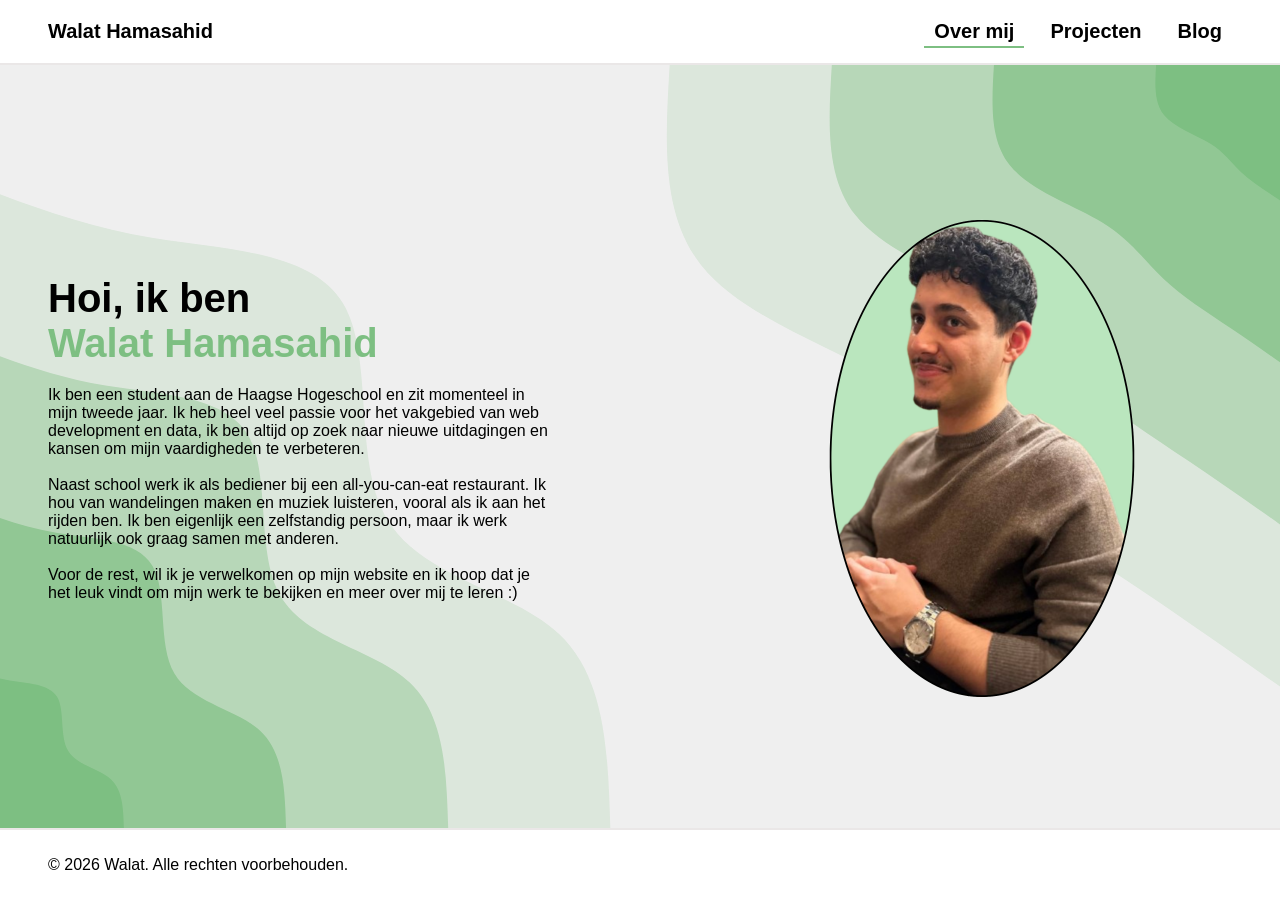
<file: html/index.html>
<!DOCTYPE html>
<html lang="nl">
    <head>
        <meta charset="UTF-8">
        <meta name="viewport" content="width=device-width, initial-scale=1.0">
        <title>Mijn Portfolio</title>

        <link rel="stylesheet" href="../css/style.css">
    </head>

    <body>

        <header>
            <nav class="nav-bar">
                <h1 class="header-nav">Walat Hamasahid</h1>
                <ul class="nav-links">
                    <li><a class="nav-active" href="../html/index.html">Over mij</a></li>
                    <li><a href="../html/projects.html">Projecten</a></li>
                    <li><a href="../html/blog.html">Blog</a></li>
                </ul>
            </nav>
        </header>

        <main class="hero">
            <section class="hero-text">
                <h1>Hoi, ik ben <br><span class="naam">Walat Hamasahid</span></h1>
                <p> Ik ben een student aan de Haagse Hogeschool en zit momenteel in mijn tweede jaar. 
                    Ik heb heel veel passie voor het vakgebied van web development en data, ik ben altijd 
                    op zoek naar nieuwe uitdagingen en kansen om mijn vaardigheden te verbeteren. 
                    <br><br>Naast school werk ik als bediener bij een all-you-can-eat restaurant. Ik hou van wandelingen 
                    maken en muziek luisteren, vooral als ik aan het rijden ben. Ik ben eigenlijk een zelfstandig 
                    persoon, maar ik werk natuurlijk ook graag samen met anderen. 
                    <br><br>Voor de rest, wil ik je verwelkomen op mijn website en ik hoop dat je het leuk vindt om mijn
                    werk te bekijken en meer over mij te leren :)
                </p>
            </section>
            <img class="foto-walat" src="../img/foto-website(2)-modified.png" alt="Foto van Walat Hamasahid">
        </main>

        <footer>
            <p>© 2026 Walat. Alle rechten voorbehouden.</p>
        </footer>

    </body>
    
</html>
</file>
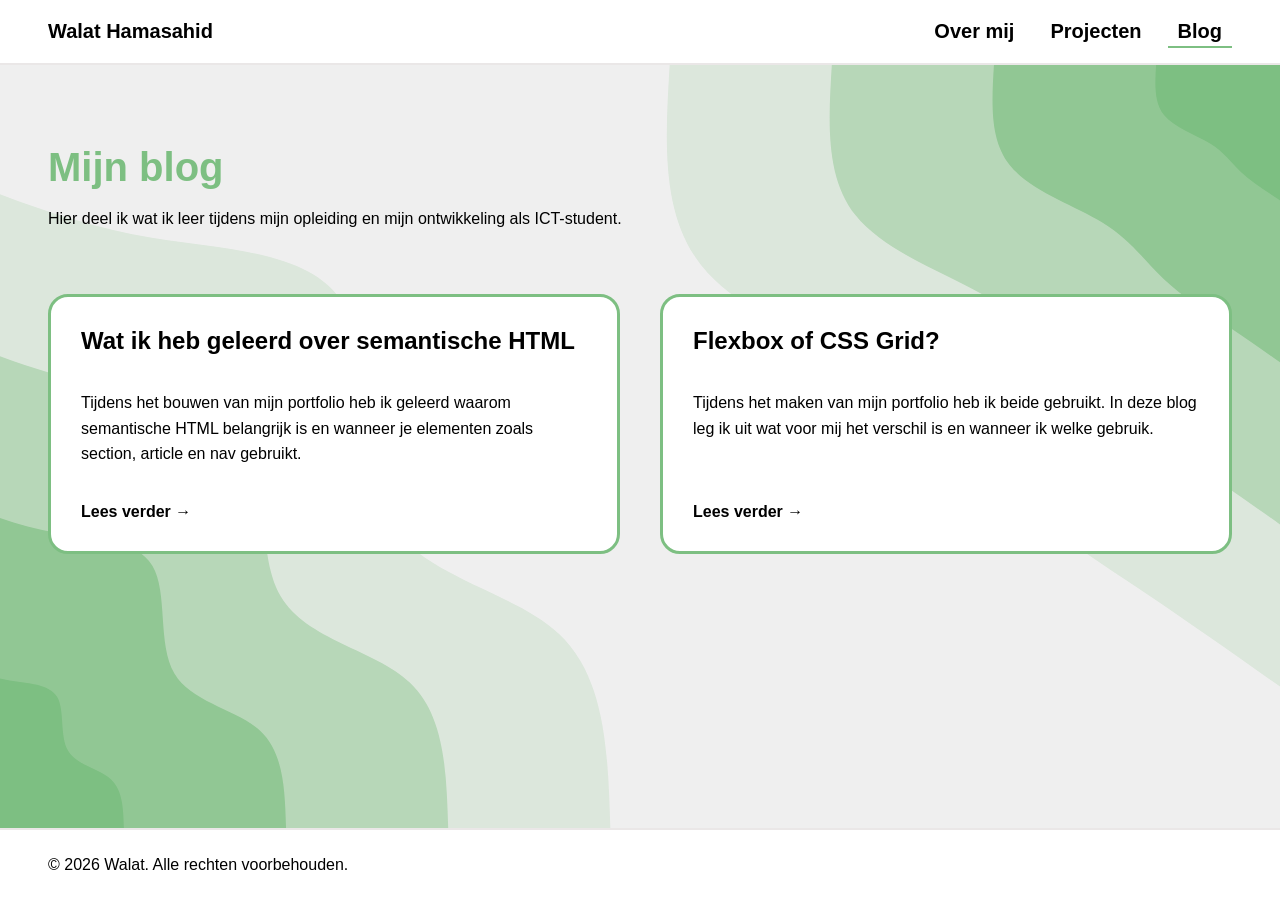
<file: html/blog.html>
<!DOCTYPE html>
<html lang="nl">
    <head>
        <meta charset="UTF-8">
        <meta name="viewport" content="width=device-width, initial-scale=1.0">
        <title>Mijn Portfolio</title>

        <link rel="stylesheet" href="../css/style.css">
    </head>

    <body>
        <header>
            <nav class="nav-bar">
                <h1 class="header-nav">Walat Hamasahid</h1>
                <ul class="nav-links">
                    <li><a href="../html/index.html">Over mij</a></li>
                    <li><a href="../html/projects.html">Projecten</a></li>
                    <li><a class="nav-active"href="../html/blog.html">Blog</a></li>
                </ul>
            </nav>
        </header>

        <main class="blog-pagina">

            <section class="blog-intro">
                <h1>Mijn blog</h1>
                <p>Hier deel ik wat ik leer tijdens mijn opleiding en mijn ontwikkeling als ICT-student.</p>
            </section>

            <section class="blog-grid">
                <article class="blog-card">
                    <h2>Wat ik heb geleerd over semantische HTML</h2>
                    <p> Tijdens het bouwen van mijn portfolio heb ik geleerd
                        waarom semantische HTML belangrijk is en wanneer je
                        elementen zoals section, article en nav gebruikt.</p>
                    <a href="blogs/semantische-html.html">Lees verder → </a>
                </article>

                <article class="blog-card">
                    <h2>Flexbox of CSS Grid?</h2>
                    <p>Tijdens het maken van mijn portfolio heb ik beide
                        gebruikt. In deze blog leg ik uit wat voor mij het
                        verschil is en wanneer ik welke gebruik.</p>
                    <a href="blogs/flexbox-grid.html">Lees verder → </a>
                </article>
            
            </section>

        </main>

        <footer>
            <p>© 2026 Walat. Alle rechten voorbehouden.</p>
        </footer>

    </body>

</html>
</file>
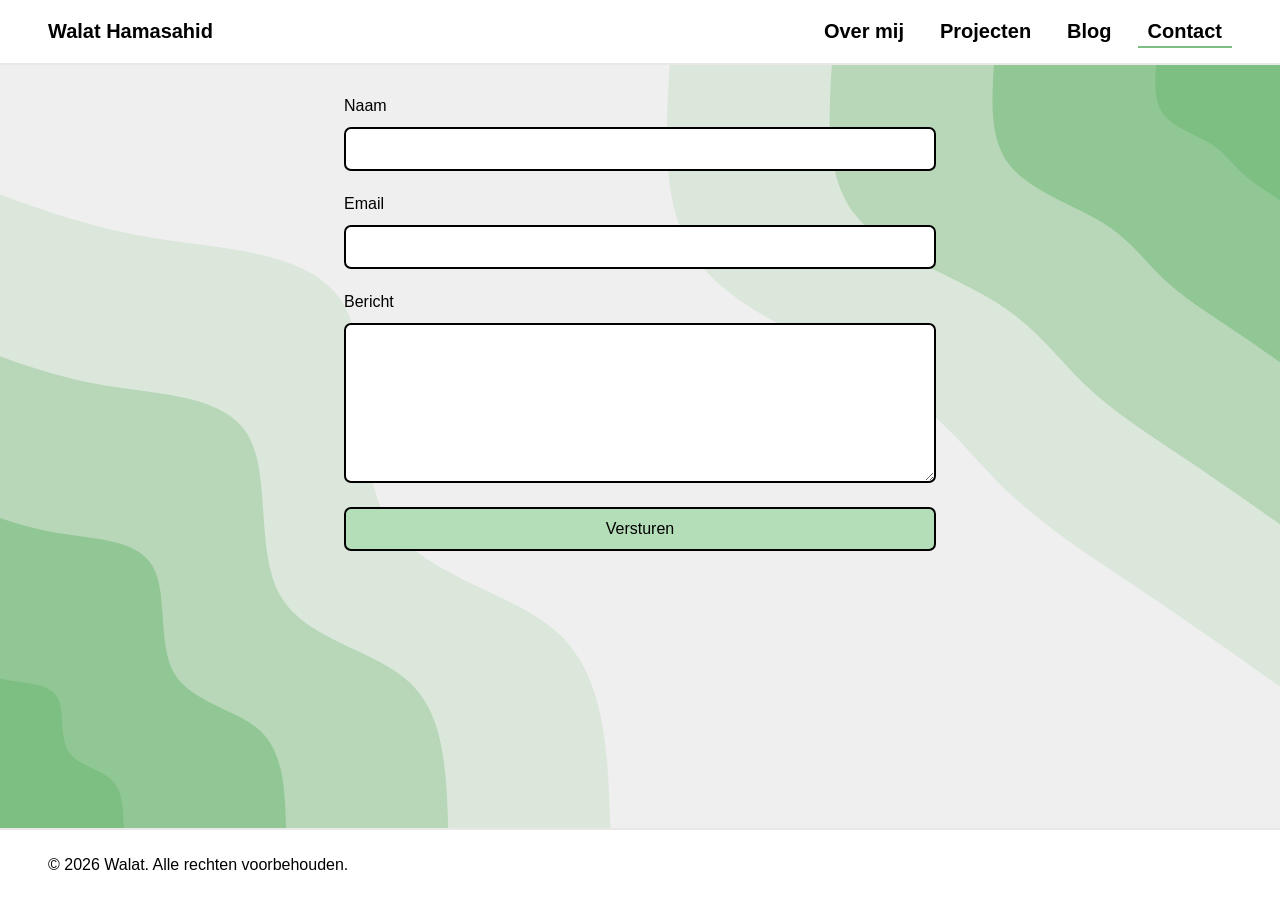
<file: html/contact.html>
<!DOCTYPE html>
<html lang="nl">
    <head>
        <meta charset="UTF-8">
        <meta name="viewport" content="width=device-width, initial-scale=1.0">
        <title>Mijn Portfolio</title>

        <link rel="stylesheet" href="../css/style.css">
    </head>

    <body>
        <header>
            <nav class="nav-bar">
                <h1 class="header-nav">Walat Hamasahid</h1>
                <ul class="nav-links">
                    <li><a href="../index.html">Over mij</a></li>
                    <li><a href="../html/projects.html">Projecten</a></li>
                    <li><a href="../html/blog.html">Blog</a></li>
                    <li><a class="nav-active" href="../html/contact.html">Contact</a></li>
                </ul>
            </nav>
        </header>

        <main>
            <form id="contact-form" novalidate>
                <label for="naam">Naam</label>
                <input id="naam" required minlength="2" aria-describedby="naam-error" aria-invalid="false">
                <span id="naam-error" role="alert"></span>

                <label for="email">Email</label>
                <input id="email" type="email" required aria-describedby="email-error" aria-invalid="false">
                <span id="email-error" role="alert"></span>
                
                <label for="bericht">Bericht</label>
                <textarea id="bericht" required minlength="10" aria-describedby="bericht-error" aria-invalid="false"></textarea>
                <span id="bericht-error" role="alert"></span>

                <button type="submit">Versturen</button>
                <div id="form-status" aria-live="polite"></div>
            </form>
        </main>

        <footer>
            <p>© 2026 Walat. Alle rechten voorbehouden.</p>
        </footer>

        <script src="../js/contact.js"></script>

    </body>

</html>
</file>
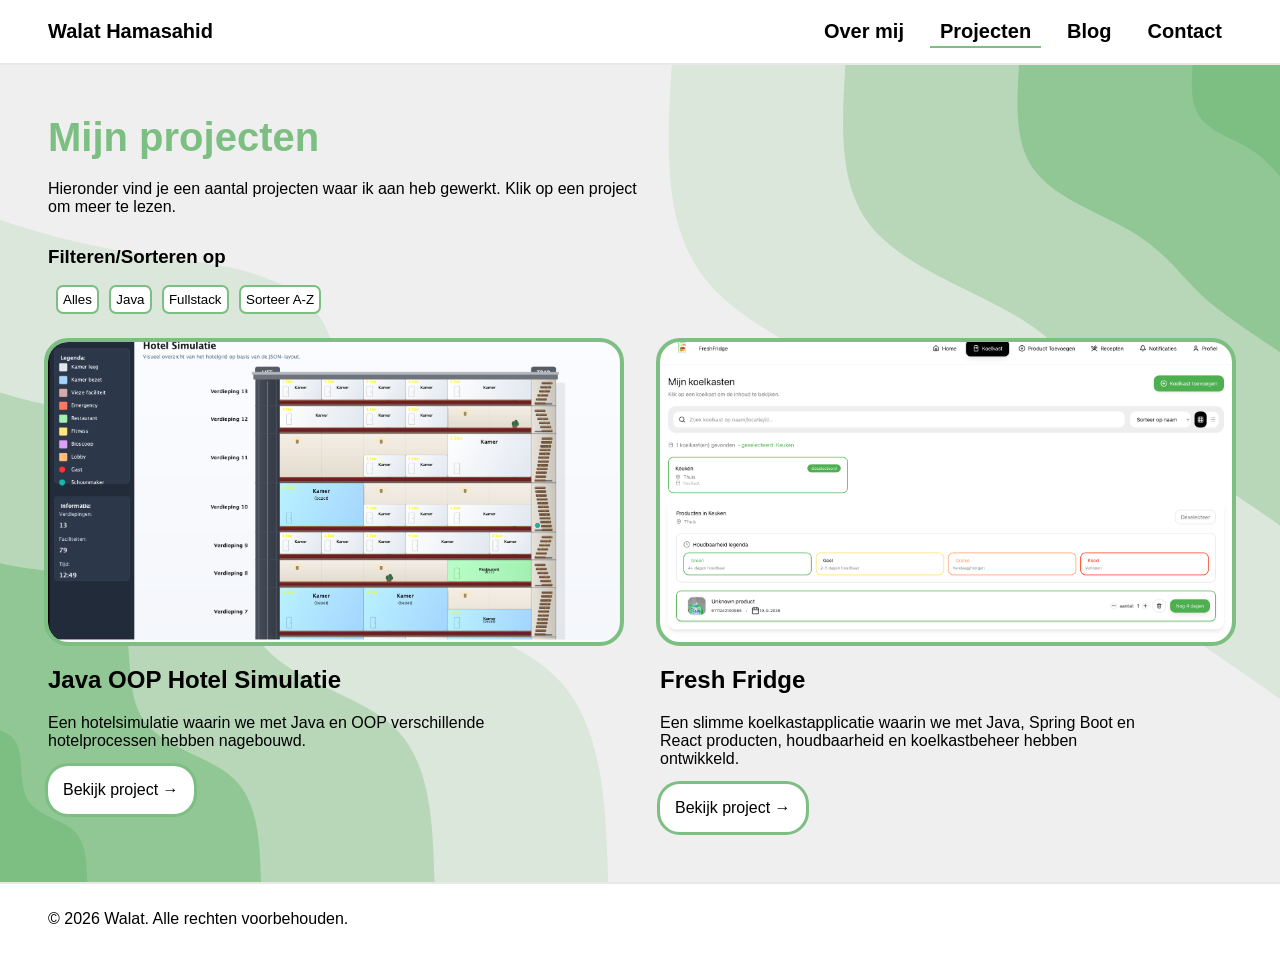
<file: html/projects.html>
<!DOCTYPE html>
<html lang="nl">
    <head>
        <meta charset="UTF-8">
        <meta name="viewport" content="width=device-width, initial-scale=1.0">
        <title>Mijn Portfolio</title>

        <link rel="stylesheet" href="../css/style.css">
    </head>

    <body>
        <header>
            <nav class="nav-bar">
                <h1 class="header-nav">Walat Hamasahid</h1>
                <ul class="nav-links">
                    <li><a href="../index.html">Over mij</a></li>
                    <li><a class="nav-active" href="../html/projects.html">Projecten</a></li>
                    <li><a href="../html/blog.html">Blog</a></li>
                    <li><a href="../html/contact.html">Contact</a></li>
                </ul>
            </nav>
        </header>

        <main class="projecten-pagina">

            <section class="projecten-intro">
                <h1>Mijn projecten</h1>
                <p>Hieronder vind je een aantal projecten waar ik aan heb gewerkt.
                    Klik op een project om meer te lezen.
                </p>
            </section>

            <section class="project-controls">
                <h3>Filteren/Sorteren op</h3>
                <button id="alles-knop">Alles</button>
                <button id="java-knop">Java</button>
                <button id="fullstack-knop">Fullstack</button>
                <button id="sorteer-knop">Sorteer A-Z</button>
            </section>

            <section class="project-grid">
            </section>

        </main>

        <footer>
            <p>© 2026 Walat. Alle rechten voorbehouden.</p>
        </footer>

    <script src="../js/projecten.js"></script>
    
    </body>
    
</html>
</file>
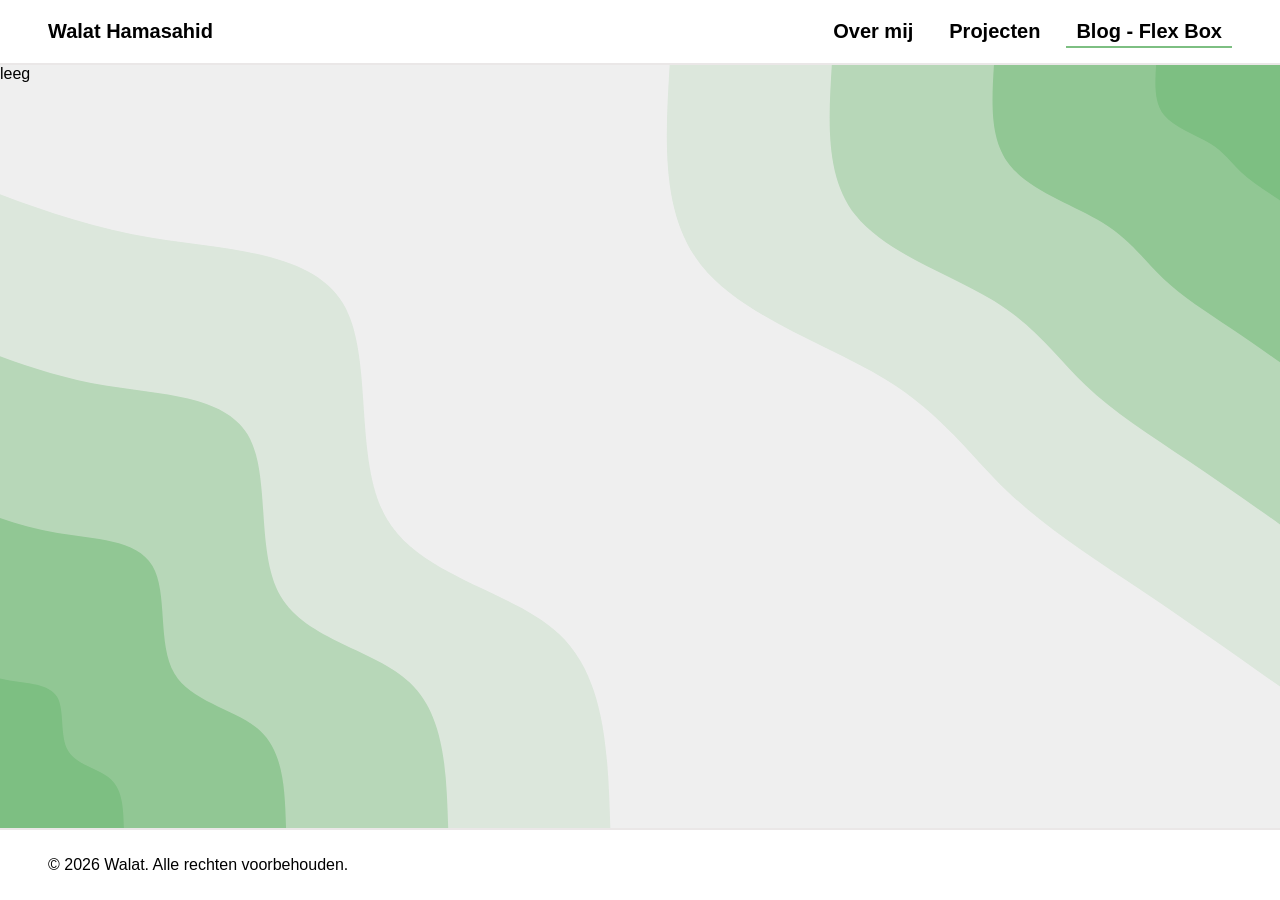
<file: html/blogs/flexbox-grid.html>
<!DOCTYPE html>
<html lang="nl">
    <head>
        <meta charset="UTF-8">
        <meta name="viewport" content="width=device-width, initial-scale=1.0">
        <title>Mijn Portfolio</title>

        <link rel="stylesheet" href="../../css/style.css">
    </head>

    <body>
        <header>
            <nav class="nav-bar">
                <h1 class="header-nav">Walat Hamasahid</h1>
                <ul class="nav-links">
                    <li><a href="../../html/index.html">Over mij</a></li>
                    <li><a href="../../html/projects.html">Projecten</a></li>
                    <li><a class="nav-active"href="../../html/blog.html">Blog - Flex Box</a></li>
                </ul>
            </nav>
        </header>

        <main>
            leeg
        </main>

        <footer>
            <p>© 2026 Walat. Alle rechten voorbehouden.</p>
        </footer>

    </body>
    
</html>
</file>
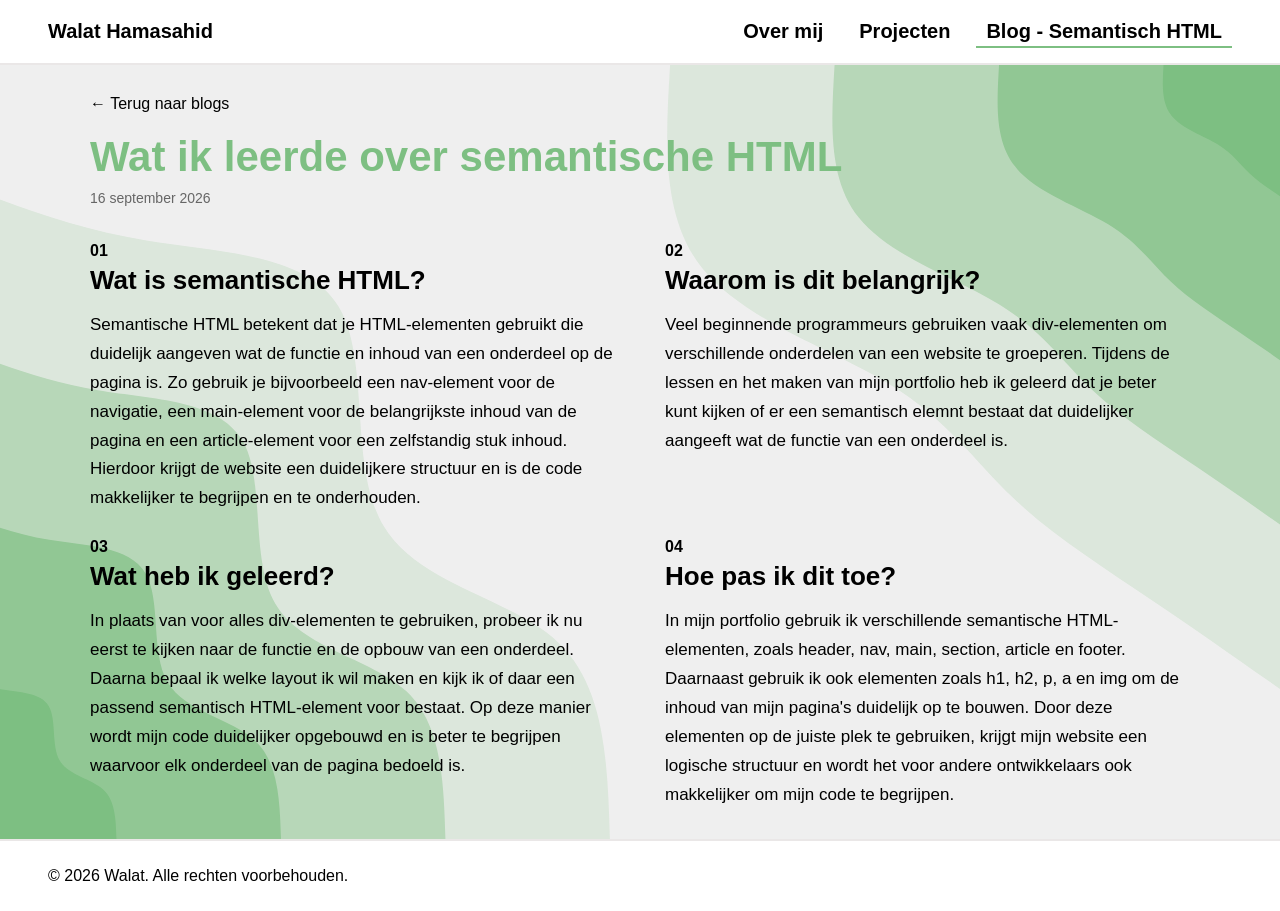
<file: html/blogs/semantische-html.html>
<!DOCTYPE html>
<html lang="nl">
    <head>
        <meta charset="UTF-8">
        <meta name="viewport" content="width=device-width, initial-scale=1.0">
        <title>Mijn Portfolio</title>

        <link rel="stylesheet" href="../../css/style.css">
    </head>

    <body>
        <header>
            <nav class="nav-bar">
                <h1 class="header-nav">Walat Hamasahid</h1>
                <ul class="nav-links">
                    <li><a href="../../html/index.html">Over mij</a></li>
                    <li><a href="../../html/projects.html">Projecten</a></li>
                    <li><a class="nav-active" href="../../html/blog.html">Blog - Semantisch HTML</a></li>
                </ul>
            </nav>
        </header>

        <main class="blog-semantisch-detail">

            <a href="../../html/blog.html" class="blog-semantisch-terug"> ← Terug naar blogs</a>

             <article class="blog-semantisch-post">
                <header class="blog-semantisch-header">
                    <h1>Wat ik leerde over semantische HTML</h1>                        
                    <time datetime="2026-09-16">16 september 2026</time>
                </header>

                <section>
                    <h2>Wat is semantische HTML?</h2>
                    <p>Semantische HTML betekent dat je HTML-elementen gebruikt die duidelijk aangeven wat de functie en inhoud 
                        van een onderdeel op de pagina is. Zo gebruik je bijvoorbeeld een nav-element voor de navigatie, 
                        een main-element voor de belangrijkste inhoud van de pagina en een article-element voor een zelfstandig stuk inhoud. 
                        Hierdoor krijgt de website een duidelijkere structuur en is de code makkelijker te begrijpen en te onderhouden.</p>
                </section>

                <section>
                     <h2>Waarom is dit belangrijk?</h2>

                     <p>Veel beginnende programmeurs gebruiken vaak div-elementen om verschillende onderdelen van een website te groeperen.
                        Tijdens de lessen en het maken van mijn portfolio heb ik geleerd dat je beter kunt kijken of er een semantisch elemnt 
                        bestaat dat duidelijker aangeeft wat de functie van een onderdeel is.</p>
                </section>

                <section>
                    <h2> Wat heb ik geleerd?</h2>
                    <p>In plaats van voor alles div-elementen te gebruiken, probeer ik nu eerst te kijken naar de functie 
                        en de opbouw van een onderdeel. Daarna bepaal ik welke layout ik wil maken en kijk ik of daar een 
                        passend semantisch HTML-element voor bestaat. Op deze manier wordt mijn code duidelijker opgebouwd 
                        en is beter te begrijpen waarvoor elk onderdeel van de pagina bedoeld is.</p>
                </section>

                <section>
                    <h2>Hoe pas ik dit toe?</h2>
                    <p>In mijn portfolio gebruik ik verschillende semantische HTML-elementen, zoals header, nav, main, section, article en footer.
                        Daarnaast gebruik ik ook elementen zoals h1, h2, p, a en img om de inhoud van mijn pagina's duidelijk op te bouwen. 
                        Door deze elementen op de juiste plek te gebruiken, krijgt mijn website een logische structuur en wordt het voor andere ontwikkelaars 
                        ook makkelijker om mijn code te begrijpen.</p>
                </section>

            </article>
            
        </main>

        <footer>
            <p>© 2026 Walat. Alle rechten voorbehouden.</p>
        </footer>

    </body>
    
</html>
</file>
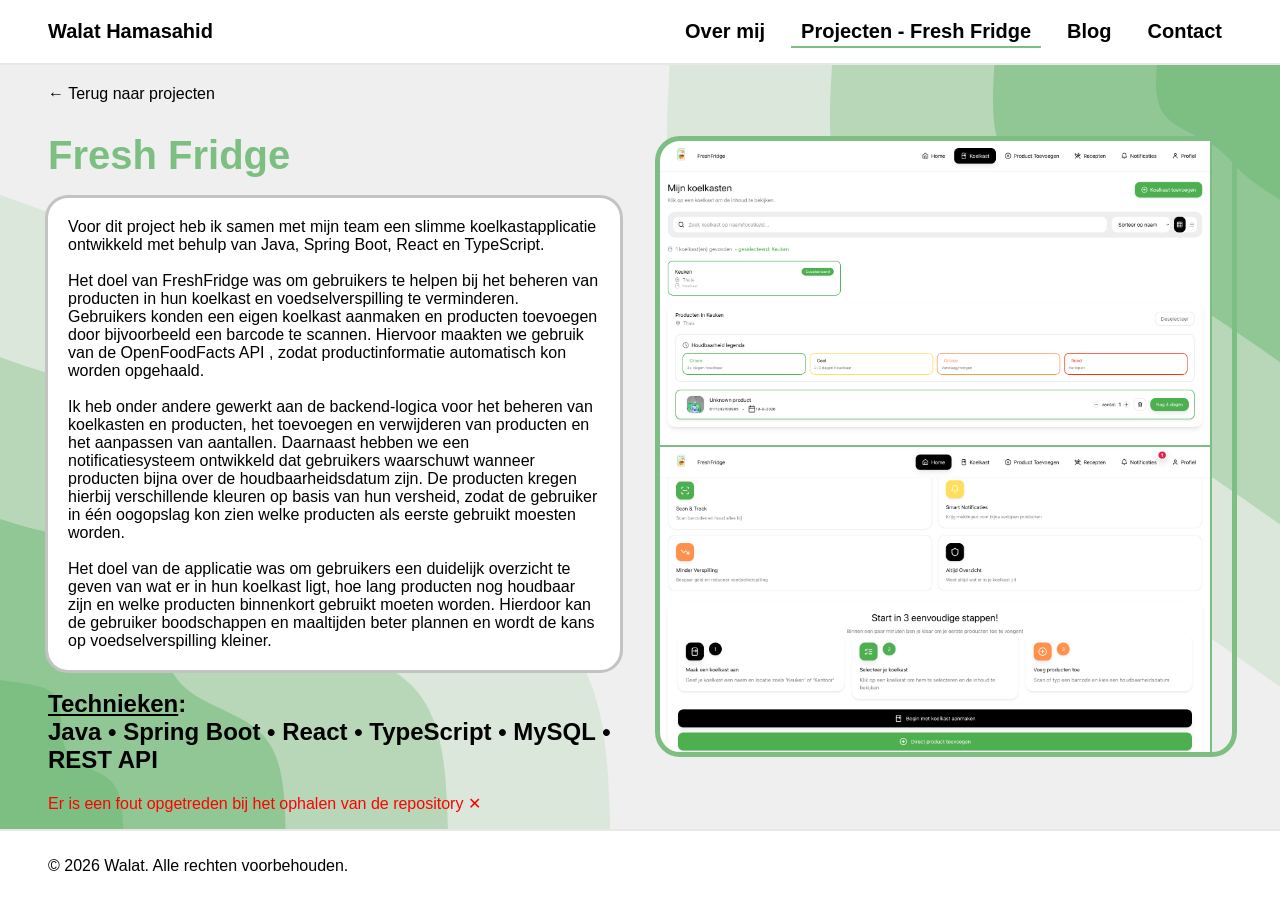
<file: html/projects/fresh-fridge.html>
<!DOCTYPE html>
<html lang="nl">
    <head>
        <meta charset="UTF-8">
        <meta name="viewport" content="width=device-width, initial-scale=1.0">
        <title>Mijn Portfolio</title>

        <link rel="stylesheet" href="../../css/style.css">
    </head>

    <body>

        <header>
            <nav class="nav-bar">
                <h1 class="header-nav">Walat Hamasahid</h1>
                <ul class="nav-links">
                    <li><a href="../../index.html">Over mij</a></li>
                    <li><a class="nav-active" href="../../html/projects.html">Projecten - Fresh Fridge</a></li>
                    <li><a href="../../html/blog.html">Blog</a></li>
                    <li><a href="../../html/contact.html">Contact</a></li>
                </ul>
            </nav>
        </header>

        <main class="projecten-fridge">

            <section class="projecten-fridge-intro">
                <a class="projecten-fridge-terug" href="../../html/projects.html"> ← Terug naar projecten</a>
                <article>
                    <h1 class="project-fridge-kopje">Fresh Fridge</h1>
                    <p class="project-fridge-tekst">
                        Voor dit project heb ik samen met mijn team een slimme koelkastapplicatie ontwikkeld met behulp van Java, Spring Boot, React en TypeScript.
                        <br><br>Het doel van FreshFridge was om gebruikers te helpen bij het beheren van producten in hun koelkast en voedselverspilling te verminderen. 
                        Gebruikers konden een eigen koelkast aanmaken en producten toevoegen door bijvoorbeeld een barcode te scannen. Hiervoor maakten we gebruik van de OpenFoodFacts API
                        , zodat productinformatie automatisch kon worden opgehaald.
                        <br><br>Ik heb onder andere gewerkt aan de backend-logica voor het beheren van koelkasten en producten, het toevoegen en verwijderen van producten en het aanpassen van aantallen. 
                        Daarnaast hebben we een notificatiesysteem ontwikkeld dat gebruikers waarschuwt wanneer producten bijna over de houdbaarheidsdatum zijn. De producten kregen hierbij verschillende 
                        kleuren op basis van hun versheid, zodat de gebruiker in één oogopslag kon zien welke producten als eerste gebruikt moesten worden.
                        <br><br>Het doel van de applicatie was om gebruikers een duidelijk overzicht te geven van wat er in hun koelkast ligt, hoe lang producten nog houdbaar zijn en welke producten binnenkort
                         gebruikt moeten worden. Hierdoor kan de gebruiker boodschappen en maaltijden beter plannen en wordt de kans op voedselverspilling kleiner.
                    </p>
                    <h2 class="project-fridge-technieken"><u>Technieken</u>: <br>Java • Spring Boot • React • TypeScript • MySQL • REST API</h2>
                </article>
                <section class="github-project" data-repo="FreshFridge">
                    <p id="github-status">Repository laden...</p>
                    <div id="github-repo"></div>
                </section>
            </section>

            <section class ="image-fridge-container">
                <img src="../../img/FreshFridge.png" alt="Screenshot van de Fresh Fridge applicatie, waar je je eigen koelkast kiest en kan bekijken wat je er allemaal in hebt gedaan">
                <img src="../../img/FreshFridge2.png" alt="Screenshot van de Fresh Fridge applicatie, waar je duidelijk ziet hoe ene gebruiker de applicatie begint met gebruiken">
            </section>   

        </main>

        <footer>
            <p>© 2026 Walat. Alle rechten voorbehouden.</p>
        </footer>

        <script src="../../js/github.js"></script>

    </body>
    
</html>
</file>
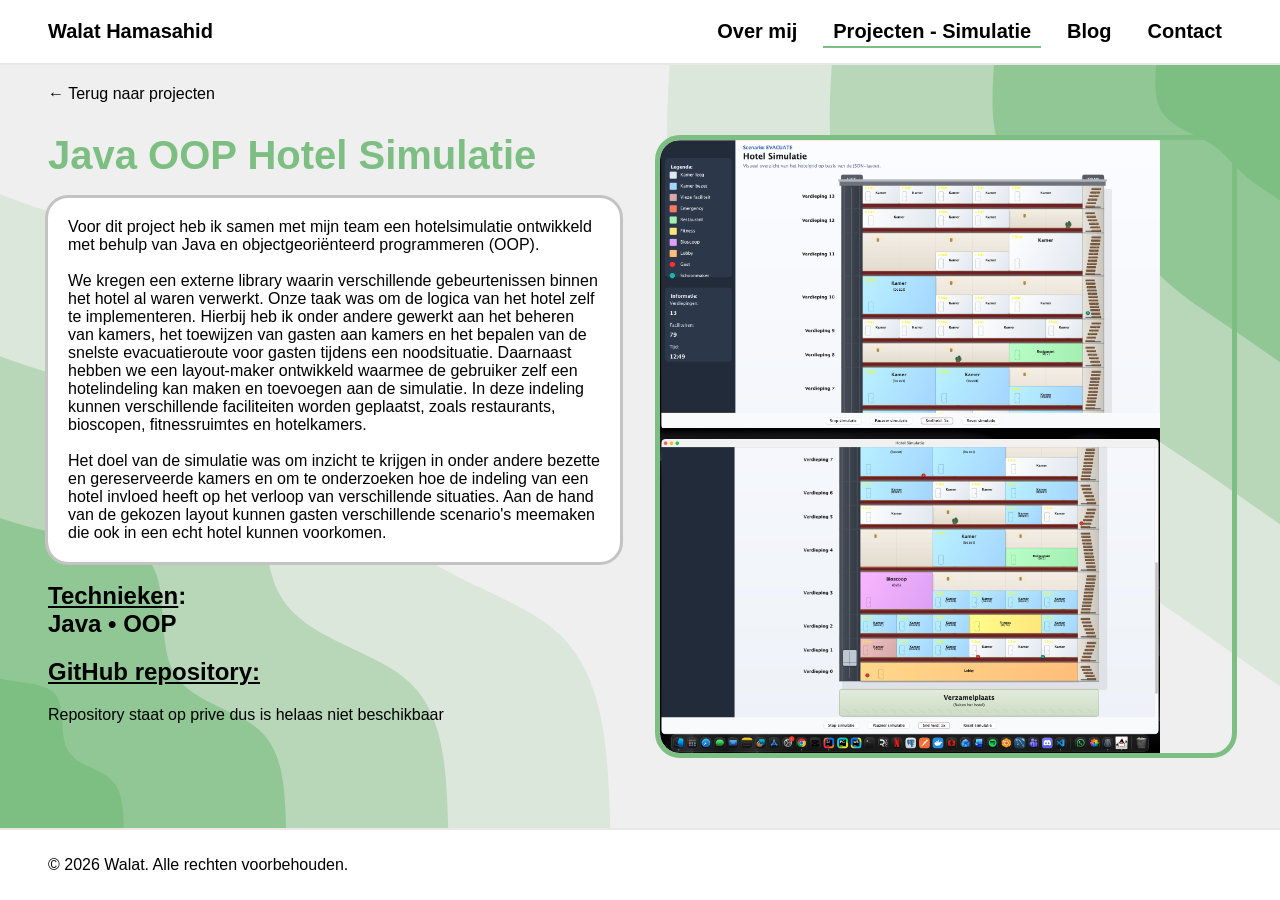
<file: html/projects/hotel-simulator.html>
<!DOCTYPE html>
<html lang="nl">
    <head>
        <meta charset="UTF-8">
        <meta name="viewport" content="width=device-width, initial-scale=1.0">
        <title>Mijn Portfolio</title>

        <link rel="stylesheet" href="../../css/style.css">
    </head>

    <body>
        <header>
            <nav class="nav-bar">
                <h1 class="header-nav">Walat Hamasahid</h1>
                <ul class="nav-links">
                    <li><a href="../../index.html">Over mij</a></li>
                    <li><a class="nav-active" href="../../html/projects.html">Projecten - Simulatie</a></li>
                    <li><a href="../../html/blog.html">Blog</a></li>
                    <li><a href="../../html/contact.html">Contact</a></li>
                </ul>
            </nav>
        </header>

        <main class="projecten-simulator">
            <section class="projecten-simulator-intro">
                <a class="projecten-simulator-terug" href="../../html/projects.html"> ← Terug naar projecten</a>
                <article>
                    <h1 class="project-simulator-kopje">Java OOP Hotel Simulatie</h1>
                    <p class="project-simulator-tekst">
                        Voor dit project heb ik samen met mijn team een hotelsimulatie ontwikkeld met behulp van Java en objectgeoriënteerd programmeren (OOP).
                        <br><br>We kregen een externe library waarin verschillende gebeurtenissen binnen het hotel al waren verwerkt. Onze taak was om de logica van het hotel zelf te implementeren.
                        Hierbij heb ik onder andere gewerkt aan het beheren van kamers, het toewijzen van gasten aan kamers en het bepalen van de snelste evacuatieroute voor gasten tijdens een noodsituatie.
                        Daarnaast hebben we een layout-maker ontwikkeld waarmee de gebruiker zelf een hotelindeling kan maken en toevoegen aan de simulatie. 
                        In deze indeling kunnen verschillende faciliteiten worden geplaatst, zoals restaurants, bioscopen, fitnessruimtes en hotelkamers.
                        <br><br>Het doel van de simulatie was om inzicht te krijgen in onder andere bezette en gereserveerde kamers en om te onderzoeken hoe de indeling van een hotel invloed heeft 
                        op het verloop van verschillende situaties. Aan de hand van de gekozen layout kunnen gasten verschillende scenario's meemaken die ook in een echt hotel kunnen voorkomen.
                    </p>
                    <h2 class="project-simulator-technieken"><u>Technieken</u>: <br>Java • OOP</h2>
                </article>
                <section class="github-project">
                    <h2><u>GitHub repository:</u></h2>
                    <p>Repository staat op prive dus is helaas niet beschikbaar</p>
                </section>
            </section>

            <section class ="image-simulator-container">
                <img src="../../img/HotelSimulator2.png" alt="Screenshot van de Simulatie, waar je de lay-out van de hotel ziet en de verschillende faciliteiten">
                <img src="../../img/HotelSimulator1.png" alt="Screenshot van de Simulatie, waar je de lay-out van de hotel ziet en de verschillende faciliteiten">
            </section>

        </main>

        <footer>
            <p>© 2026 Walat. Alle rechten voorbehouden.</p>
        </footer>

    </body>
    
</html>
</file>
<file: css/style.css>
/* MAIN PAGINA VANAF HIER */
* {
    font-family: Arial, Helvetica, sans-serif;
    -webkit-font-smoothing: antialiased;
    -moz-osx-font-smoothing: grayscale;
}

html, body{
    margin: 0;
    min-height: 100%;
}

body{
    min-height: 100vh;
    display: flex;
    flex-direction: column; /* zet flex-items onder elkaar inplaats van naast elkaar*/
}

nav h1{
    font-size: 20px;
    color: black;
}

.nav-bar{
    display: flex;
    justify-content: space-between; /* zet ruimte tussen de flex-items, waarbij het eerste item aan het begin en het laatste aan het einde staat*/
    align-items: center; /* centreert flex-items op de andere as*/

    padding: 0 160px;
    border-bottom: 2px solid rgb(234, 231, 231);
}

.nav-links{
    display: flex;
    gap: 50px;
    list-style: none; /* haalt de standaard bolletjes of nummers van een lijst weg.*/
    font-size: 20px;
}

.nav-active{
    border-bottom: 2px solid rgb(125, 191, 130);
    padding-bottom: 4px;
}

nav a:hover {
    background: #f0f0f0;
    border-bottom: 2px solid rgb(125, 191, 130);
    padding-bottom: 4px;
}

nav a {
    text-decoration: none;
    color: black;
    padding: 10px;
    border-radius: 5px 5px 0px 0px;
    font-weight: 700;
}

main{
    background-image: url("../img/blob-scene-haikei.svg");
    background-size: cover;
    background-position: top center;
    background-repeat: no-repeat;
    flex : 1; /* laat een flex-item de beschikbare overgebleven ruimte innemen.*/ 
}

main h1{
    font-size: 40px;
    margin: 0;
    font-weight: 700;
    font-family: Segoe UI, Tahoma, Geneva, Verdana, sans-serif;
}

main p{
    margin-top: 20px;
    font-family: Segoe UI, Tahoma, Geneva, Verdana, sans-serif;
    font-weight: 500;
}

.naam{
    color: rgb(125, 191, 130);
    font-family: Segoe UI, Tahoma, Geneva, Verdana, sans-serif;
}

.student{
    color: rgb(125, 191, 130);
}

.hero {
    display: flex;
    justify-content: space-between;
    align-items: center;

    padding: 80px 160px;
}

.hero-text{
    max-width: 500px;
}

.foto-walat {
    width: 600px;
    height: auto;

    object-fit: cover; /* laat een afbeelding het hele vak vullen, eventueel door stukken af te snijden*/
    object-position: center bottom; /* bepaalt welk deel van de afbeelding zichtbaar blijft; hier vooral het midden en de onderkant*/
    margin-left: 100px;
}

footer{
    max-height: 70px;
    display: flex;
    align-items: center;
    border-top: 2px solid rgb(234, 231, 231)
}

footer p{
    margin-left: 160px;
    margin-top: 50px;
    margin-bottom: 50px;
}

/* PROJECTEN PAGINA VANAF HIER */
.projecten-pagina{
    display: flex;
    flex-direction: column;
    gap: 30px;
    padding: 50px 160px;
}

.projecten-pagina h1{
    color:rgb(125, 191, 130)
}

.projecten-intro{
    max-width: 600px;
}

.projecten-intro p{
    margin-bottom: 0;
}

.project-controls h3{
    margin-top: 0;
}

.project-controls button{
    border-radius: 5px;
    background: white;
    padding: 5px;
    outline: 2px solid rgb(125, 191, 130);
    border: none;
    margin-left: 10px;
}

.project-controls button:hover{
    background: #f0f0f0;
}

.project-grid{
    display: flex;
    gap: 100px;
}

.project-card p{
    max-width: 500px;
}

.project-card img{
    width: 100%;
    height: 300px;
    outline: 4px solid rgb(125, 191, 130);
    object-fit: cover;
    border-radius: 20px;
}

.project-card a{
    text-decoration: none;
    color: black;
    background-color: white;
    padding: 15px;
    border-radius: 20px;
    display: inline-block;
    outline: 3px solid rgb(125, 191, 130);
}

.project-card a:hover{
    background-color: #f0f0f0;
}

/* PROJECT HOTEL SIMULATOR VANAF HIER */

.projecten-simulator{
    display: flex;
    justify-content: space-between;
    align-items: center;
    padding: 0 160px;
}

.project-simulator-tekst{
    outline: 3px solid rgb(196, 195, 195);
    padding: 20px;
    border-radius: 20px;
    background: white;

}

.projecten-simulator-intro{
    max-width: 600px;   
}

.projecten-simulator-terug{
    display: block;
    max-width: 170px;
    margin-bottom: 30px;
    margin-top: 20px;
    
    text-decoration: none;
    color: black;
}

.projecten-simulator-terug:hover{
    color: rgb(125, 191, 130);
}

.project-simulator-technieken{
    color: black;
    font-weight: 800;
}

.project-simulator-kopje{
    color: rgb(125, 191, 130);
}

.image-simulator-container{
    display: flex;
    flex-direction: column;
    outline: 5px solid rgb(125, 191, 130);
    border-top: 20px;
    overflow: hidden; /* zorgt dat de afbeelding niet buiten de ronde vorm uitsteken */
    border-radius: 20px;
}

.image-simulator-container img{
    width: 100%;
    max-width: 500px;
    height: auto;
}

/* PROJECT FRESH FRIDGE VANFA HIER */

.projecten-fridge{
    display: flex;
    justify-content: space-between;
    align-items: center;
    padding: 0 160px;
}

.project-fridge-tekst{
    outline: 3px solid rgb(196, 195, 195);
    padding: 20px;
    border-radius: 20px;
    background: white;

}

.projecten-fridge-intro{
    max-width: 700px;   
}

.projecten-fridge-terug{
    display: block;
    max-width: 170px;
    margin-bottom: 30px;
    margin-top: 20px;

    text-decoration: none;
    color: black;
}

.projecten-fridge-terug:hover{
    color: rgb(125, 191, 130)
}

.project-fridge-technieken{
    color: black;
    font-weight: 800;
}

.project-fridge-kopje{
    color: rgb(125, 191, 130);
}

.image-fridge-container{
    display: flex;
    flex-direction: column;
    outline: 5px solid rgb(125, 191, 130);
    border-top: 20px;
    overflow: hidden;
    border-radius: 20px;
}

.image-fridge-container img{
    width: 100%;
    max-width: 550px;
    gap: 20px;
    outline: 2px solid rgb(125, 191, 130);
}

#github-repo a{
    text-decoration: none;
    color: black;
    background-color: white;
    padding: 15px;
    border-radius: 20px;
    display: inline-block;
    outline: 3px solid rgb(125, 191, 130);
}

#github-repo a:hover{
    background: #f0f0f0;
}

/* BLOG PAGINA VANAF HIER */

.blog-pagina {
    display: flex;
    flex-direction: column;
    gap: 50px;
    padding: 80px 160px;
}

.blog-intro {
    max-width: 600px;
}

.blog-intro h1 {
    color: rgb(125, 191, 130);
    font-size: 40px;
    margin-bottom: 15px;
}

.blog-grid {
    display: grid;
    grid-template-columns: repeat(2, 1fr);
    gap: 40px;
}

.blog-card {
    background-color: white;
    padding: 30px;

    border-radius: 20px;
    border: 3px solid rgb(125, 191, 130);

    display: flex;
    flex-direction: column;
}

.blog-card h2 {
    margin-top: 0;
    margin-bottom: 15px;
}

.blog-card p {
    font-weight: 400;
    line-height: 1.6;
}

.blog-card a {
    display: inline-block;
    align-self: flex-start;

    margin-top: auto;
    padding-top: 20px;

    text-decoration: none;
    color: black;
    font-weight: 700;
}

.blog-card a:hover {
    color: rgb(125, 191, 130);
}

/* BLOG - SEMANTISCHE HTML VANAF HIER */

.blog-semantisch-detail {
    padding: 30px 160px;
}

.blog-semantisch-post {
    max-width: 1100px;
    margin: 0 auto;
    display: grid;
    grid-template-columns: repeat(2, 1fr);

    gap: 25px 50px;
    counter-reset: blog-stap;
}

.blog-semantisch-header {
    grid-column: 1 / -1;
    margin-bottom: 10px;
}

.blog-semantisch-header h1 {
    font-size: 42px;
    color: rgb(125, 191, 130);
    margin-top: 0;
    margin-bottom: 8px;
}

.blog-semantisch-header time {
    color: #666;
    font-size: 14px;
    font-weight: 400;
}

.blog-semantisch-post section {
    margin: 0;
    counter-increment: blog-stap;
}

.blog-semantisch-post section h2::before {
    content: counter(blog-stap, decimal-leading-zero);

    display: block;

    color: black;
    font-size: 16px;
    margin-bottom: 5px;
}

.blog-semantisch-post h2 {
    font-size: 26px;
    margin-top: 0;
    margin-bottom: 15px;
}

.blog-semantisch-post p {
    font-weight: 400;
    line-height: 1.7;
    font-size: 17px;

    margin: 0;
}

.blog-semantisch-terug {
    display: block;
    max-width: 1100px;
    margin: 0 auto 20px auto;

    text-decoration: none;
    color: black;
}

.blog-semantisch-terug:hover {
    color: rgb(125, 191, 130);
}

/* BLOG - FLEXBOX VANAF HIER */

.blog-flexbox-detail{
    padding: 30px 160px;
}

.blog-flexbox-post{
    max-width: 1100px;
    margin: 0 auto;
    display: grid;
    grid-template-columns: repeat(2, 1fr);

    gap: 25px 50px;
    counter-reset: blog-stap;
}

.blog-flexbox-header{
    grid-column: 1/-1;
    margin-bottom: 10px;
}

.blog-flexbox-header h1{
    font-size: 42px;
    color:rgb(125, 191, 130);
    margin-top: 0;
    margin-bottom: 8px;
}

.blog-flexbox-header time{
    color: #666;
    font-size: 14px;
    font-weight: 400;
}

.blog-flexbox-post section{
    margin: 0;
    counter-increment: blog-stap;
}

.blog-flexbox-post section h2::before{
    content: counter(blog-stap, decimal-leading-zero);

    display: block;
    color: black;
    font-size: 16px;
    margin-bottom: 5px;
}

.blog-flexbox-post h2{
    font-size: 26px;
    margin-top: 0;
    margin-bottom: 15px;
}

.blog-flexbox-post p{
    font-weight: 400;
    line-height: 1.7;
    font-size: 17px;

    margin: 0;
}

.blog-flexbox-terug{
    display: block;
    max-width: 1100px;
    margin: 0 auto 20px auto;

    text-decoration: none;
    color: black
}

.blog-flexbox-terug:hover{
    color:rgb(125, 191, 130)
}

/* CONTACT PAGINA VANAF HIER*/
#contact-form, #contact-form * {
    box-sizing: border-box;
}

#contact-form {
    display: flex;
    flex-direction: column;
    gap: 12px;
    max-width: 640px;
    margin: 32px auto;
    padding: 0 24px;
}

#contact-form input, #contact-form textarea {

    width: 100%;
    min-width: 0;
    min-height: 44px;
    padding: 10px;
    font: inherit;
    border-radius: 7px;
    border: 2px solid black;
}

#contact-form button{
    width: 100%;
    min-width: 0;
    min-height: 44px;
    padding: 10px;
    font: inherit;
    border-radius: 7px;
    border: 2px solid black;
    background:rgb(180, 222, 184)
}

#contact-form button:hover{
    background: rgb(125, 191, 130);
}

#contact-form textarea {
    min-height: 160px; resize: vertical; 
}

#contact-form textarea:focus, #contact-form input:focus{
    border-color:rgb(125, 191, 130);
    outline: 1px solid rgb(125, 191, 130);
}

#naam-error, #email-error, #bericht-error, #form-status.error {
    color: red;
}

#naam-error.correct, #email-error.correct, #bericht-error.correct{
    color:rgb(125, 191, 130);
}

#form-status.success{
    color:rgb(125, 191, 130);
}

#github-status.error {
    color: red;
}

/*MEDIA QUERIES VANAF HIER*/

/* Laat de teruglinks op desktop bovenaan beginnen, ongeacht de tekstlengte. */
@media (min-width: 1024px) {
    .projecten-simulator-intro, .projecten-fridge-intro {
        align-self: flex-start;
    }
}

@media (min-width: 1024px) and (max-width: 1439px) {
    .nav-bar, .hero, .projecten-pagina, .projecten-simulator,
    .projecten-fridge, .blog-pagina, .blog-semantisch-detail,
    .blog-flexbox-detail {
        padding-left: 48px;
        padding-right: 48px;
    }

    .nav-links { gap: 16px; padding-left: 0; }
    .hero, .projecten-simulator, .projecten-fridge { gap: 40px; }
    .hero > *, .projecten-simulator > *, .projecten-fridge > * {
        min-width: 0;
        flex: 1;
    }
    .foto-walat { width: 45%; max-width: 500px; margin-left: 0; }
    .project-grid { gap: 40px; }
    .project-card { flex: 1; min-width: 0; }
    footer p { margin-left: 48px; }
}

/* Tablet en mobiel: kleinere marges en een rustige leesvolgorde. */
@media (max-width: 1023px) {
    *, *::before, *::after { box-sizing: border-box; }

    main { overflow-wrap: anywhere; }
    main img { display: block; max-width: 100%; height: auto; }

    .nav-bar {
        padding: 20px 32px 12px;
        flex-direction: column;
        align-items: stretch;
        gap: 12px;
    }
    .nav-bar h1 { margin: 0; text-align: center; }
    .nav-links {
        display: flex;
        flex-wrap: wrap;
        justify-content: center;
        align-items: center;
        gap: 4px 16px;
        padding: 0;
        margin: 0;
        font-size: 16px;
    }
    .nav-links li { min-width: 0; max-width: 100%; }
    .nav-links a {
        display: block;
        padding: 12px 8px;
        min-height: 44px;
        text-align: center;
        border-bottom: 2px solid transparent;
        overflow-wrap: anywhere;
    }
    .nav-links a.nav-active, .nav-links a:hover {
        border-bottom-color: rgb(125, 191, 130);
        padding-bottom: 12px;
    }

    .hero, .projecten-pagina, .projecten-simulator, .projecten-fridge,
    .blog-pagina, .blog-semantisch-detail, .blog-flexbox-detail {
        padding: 40px 32px;
    }
    .hero, .projecten-simulator, .projecten-fridge {
        flex-direction: column;
        justify-content: flex-start;
        align-items: center;
        gap: 32px;
    }
    .hero-text, .projecten-simulator-intro, .projecten-fridge-intro {
        width: 100%;
        max-width: 640px;
        min-width: 0;
    }
    .hero p { line-height: 1.7; }
    .foto-walat {
        width: 100%;
        max-width: 360px;
        margin: 0;
    }
    .image-simulator-container, .image-fridge-container {
        width: 100%;
        max-width: 550px;
    }
    .image-simulator-container img, .image-fridge-container img {
        max-width: none;
    }
    .project-grid, .blog-grid {
        display: grid;
        grid-template-columns: repeat(2, minmax(0, 1fr));
        gap: 28px;
    }
    .project-card, .blog-card { min-width: 0; }
    .project-card img { height: auto; }
    .project-card p { line-height: 1.6; }
    .blog-card { padding: 24px; }
    .blog-semantisch-post, .blog-flexbox-post {
        grid-template-columns: minmax(0, 1fr);
        gap: 28px;
    }
    footer { max-height: none; padding: 24px 32px; }
    footer p { margin: 0; font-size: 14px; line-height: 1.5; }
}

/* Smalle tablets: kaarten krijgen genoeg ruimte in één kolom. */
@media (max-width: 640px) {
    .project-grid, .blog-grid { grid-template-columns: minmax(0, 1fr); }
}

/* Telefoon: compacte navigatie en kleinere koppen en marges. */
@media (max-width: 480px) {
    .nav-bar { padding: 20px 16px 8px; gap: 8px; }
    .nav-links { gap: 0 4px; font-size: 14px; }
    .nav-links a { padding-left: 8px; padding-right: 8px; }

    .hero, .projecten-pagina, .projecten-simulator, .projecten-fridge,
    .blog-pagina, .blog-semantisch-detail, .blog-flexbox-detail {
        padding: 32px 24px;
        gap: 28px;
    }
    main h1, .blog-intro h1, .blog-semantisch-header h1,
    .blog-flexbox-header h1 { font-size: 30px; line-height: 1.2; }
    main h2 { font-size: 23px; }
    .hero p { margin-bottom: 0; }
    .foto-walat { max-width: 280px; }
    .blog-card { padding: 20px; }
    .project-simulator-tekst, .project-fridge-tekst {
        padding: 16px;
        line-height: 1.65;
    }
    footer { padding: 20px 24px; }
}
</file>
